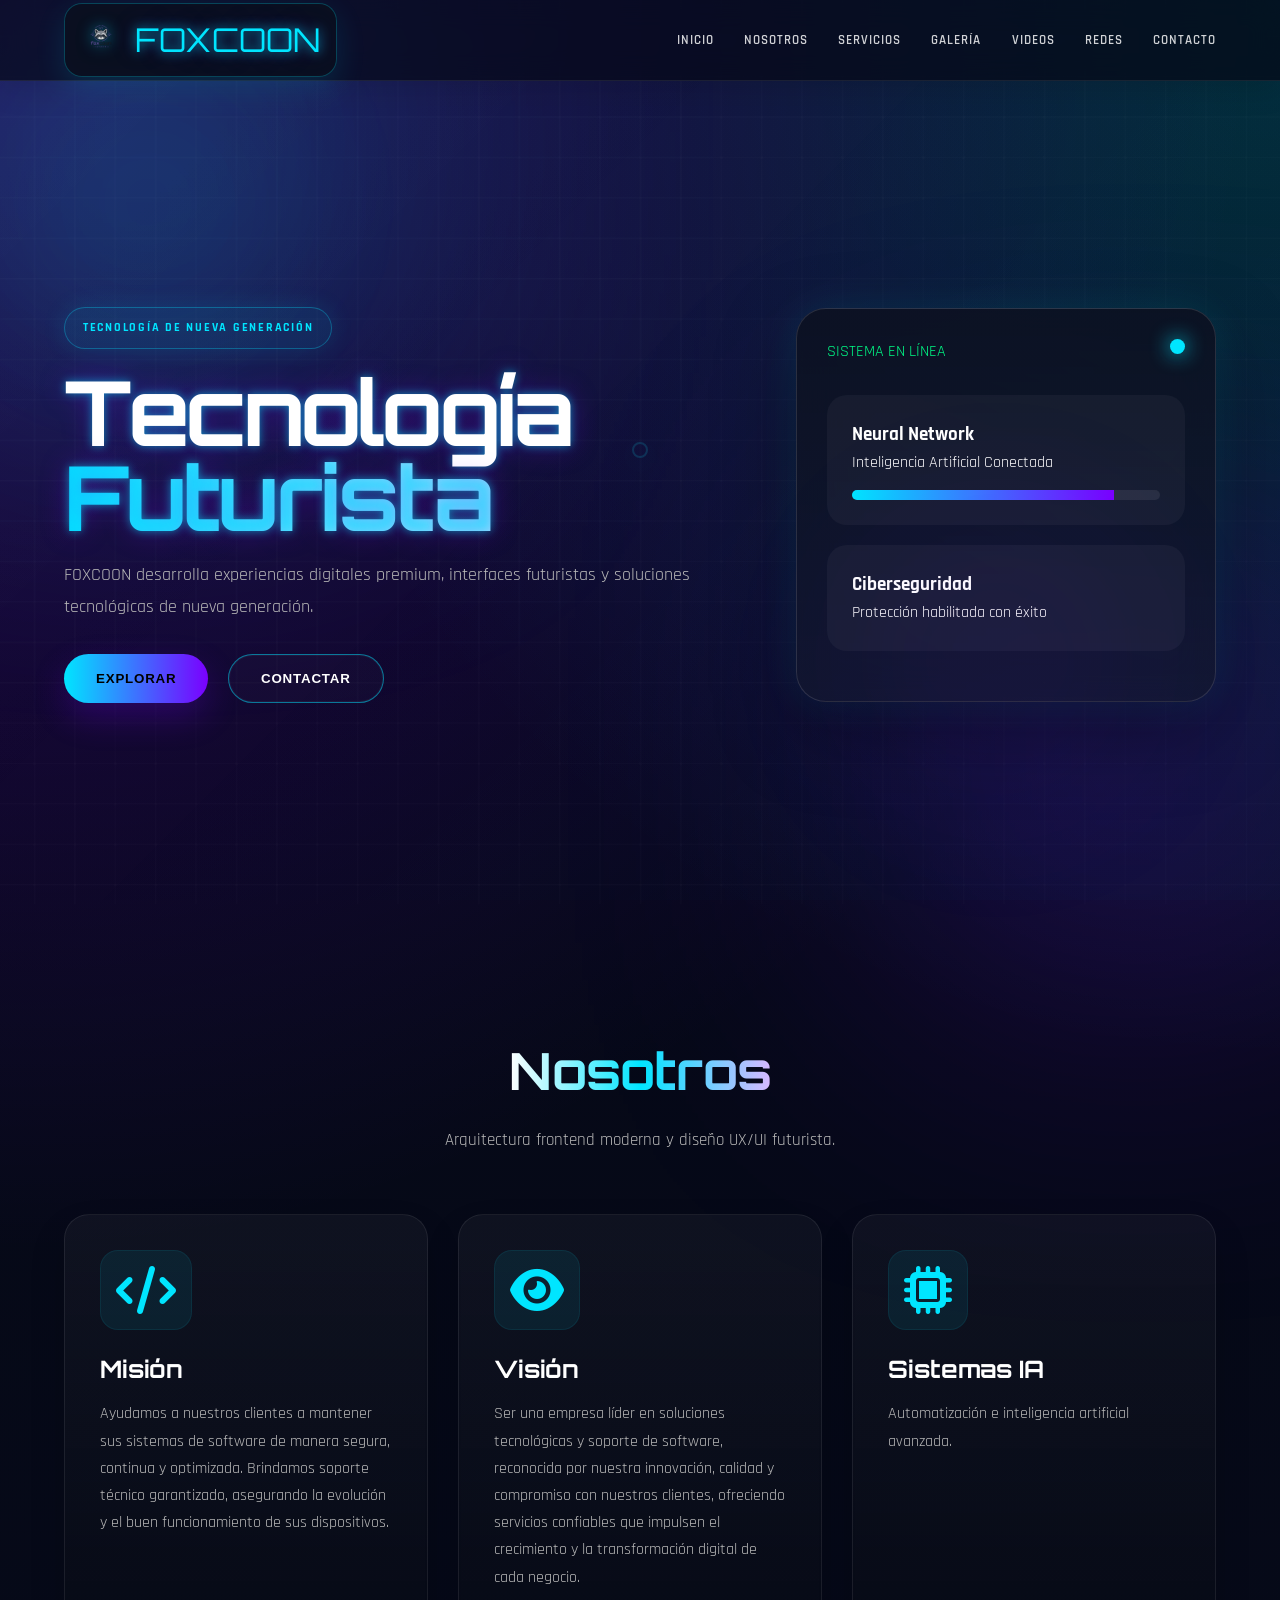
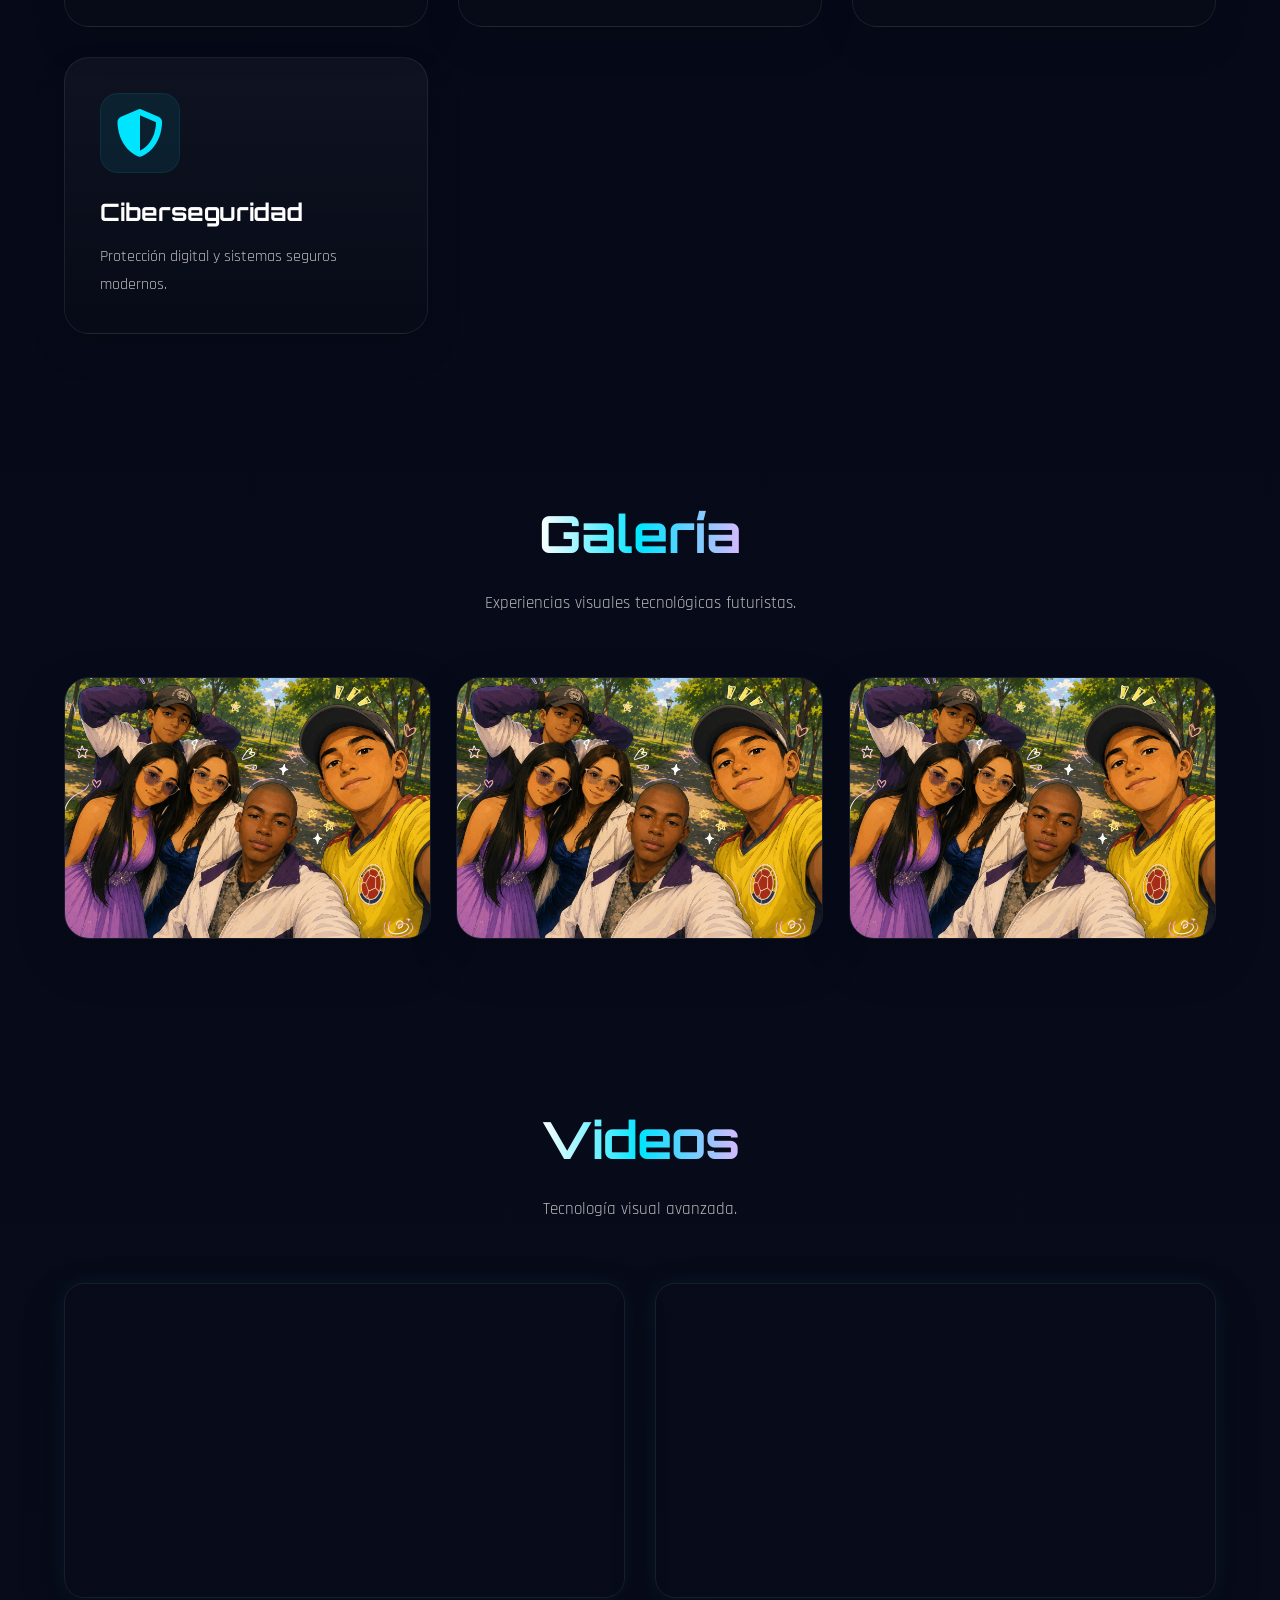
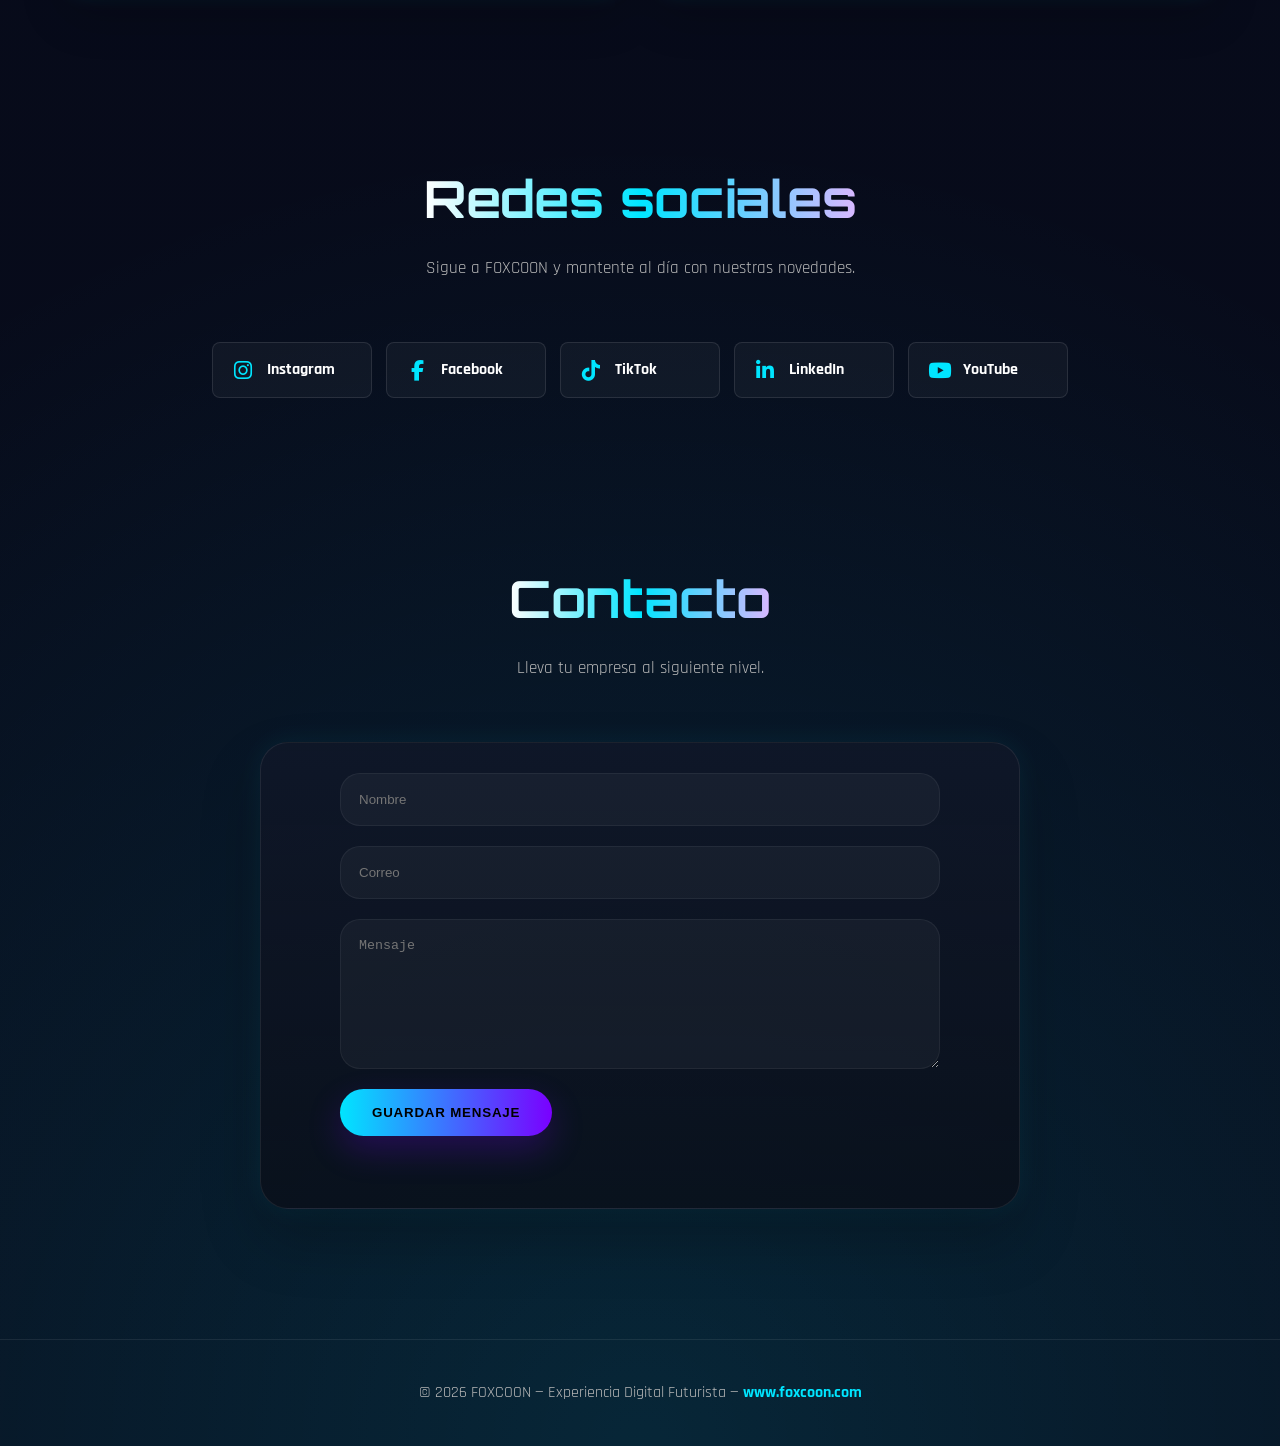
<file: index.html>
<!DOCTYPE html>
<html lang="es">

<head>
  <meta charset="UTF-8">
  <meta name="viewport" content="width=device-width, initial-scale=1.0">
  <meta http-equiv="Content-Security-Policy" content="upgrade-insecure-requests; block-all-mixed-content">
  <meta name="description" content="FOXCOON ofrece tecnología futurista, soluciones digitales, ciberseguridad e inteligencia artificial para empresas y marcas innovadoras.">
  <meta property="og:title" content="FOXCOON | www.foxcoon.com">
  <meta property="og:description" content="Tecnología futurista, diseño premium y soluciones digitales innovadoras.">
  <meta property="og:type" content="website">
  <meta property="og:url" content="https://www.foxcoon.com/">
  <link rel="canonical" href="https://www.foxcoon.com/">

  <title>FOXCOON | www.foxcoon.com</title>

  <!-- CSS -->
  <link rel="stylesheet" href="style.css">
  <link rel="icon" href="logo.png" type="image/png">

  <!-- GOOGLE FONTS -->
  <link rel="preconnect" href="https://fonts.googleapis.com">

  <link rel="preconnect" href="https://fonts.gstatic.com" crossorigin>

  <link href="https://fonts.googleapis.com/css2?family=Orbitron:wght@400;600;700;800&family=Rajdhani:wght@300;400;500;600;700&display=swap" rel="stylesheet">

  <!-- FONT AWESOME -->
  <link rel="stylesheet" href="https://cdnjs.cloudflare.com/ajax/libs/font-awesome/6.5.2/css/all.min.css">

</head>

<body>

  <!-- Logo overlay (appears on top, can be closed) -->
  <div class="logo-overlay" id="logoOverlay">
    <div class="logo-wrap">
      <div class="logo-particles">
        <span class="logo-particle"></span>
        <span class="logo-particle"></span>
        <span class="logo-particle"></span>
        <span class="logo-particle"></span>
        <span class="logo-particle"></span>
      </div>
      <div class="logo-top-row">
        <img src="logo.png" alt="Logo de FOXCOON" class="brand-logo" onerror="this.style.display='none';document.querySelector('.brand-fallback').style.display='block'">
        <button class="overlay-close" id="overlayClose">✕</button>
      </div>
      <div class="brand-fallback" style="display:none">
        <svg width="600" height="160" viewBox="0 0 600 160" xmlns="http://www.w3.org/2000/svg" preserveAspectRatio="xMidYMid meet">
          <defs>
            <linearGradient id="g1" x1="0" x2="1">
              <stop offset="0%" stop-color="#00e5ff"/>
              <stop offset="100%" stop-color="#7a00ff"/>
            </linearGradient>
          </defs>
          <text x="50%" y="50%" dominant-baseline="middle" text-anchor="middle" font-family="Orbitron, Rajdhani, sans-serif" font-size="56" fill="url(#g1)" style="letter-spacing:8px;">
            FOXCOON
          </text>
        </svg>
      </div>
      <h1 class="brand-title">FOXCOON</h1>
    </div>
  </div>

  <!-- GRID FUTURISTA -->
  <div class="grid-bg"></div>

  <!-- HEADER -->
  <header>

    <nav class="navbar" aria-label="Navegación principal">

      <div class="logo">
        <img src="logo.png" alt="Logo de FOXCOON" class="nav-logo" onerror="this.style.display='none'">
        <span>FOXCOON</span>
      </div>

      <button class="menu-toggle" id="menuToggle" type="button" aria-label="Abrir menú" aria-controls="navLinks" aria-expanded="false">
        <span></span>
        <span></span>
        <span></span>
      </button>

      <ul class="nav-links" id="navLinks">

        <li><a href="#inicio"><i class="fa-solid fa-house" aria-hidden="true"></i><span>Inicio</span></a></li>

        <li><a href="#nosotros"><i class="fa-solid fa-users" aria-hidden="true"></i><span>Nosotros</span></a></li>

        <li><a href="#servicios"><i class="fa-solid fa-layer-group" aria-hidden="true"></i><span>Servicios</span></a></li>

        <li><a href="#galeria"><i class="fa-regular fa-images" aria-hidden="true"></i><span>Galería</span></a></li>

        <li><a href="#videos"><i class="fa-solid fa-circle-play" aria-hidden="true"></i><span>Videos</span></a></li>

        <li><a href="#redes"><i class="fa-solid fa-share-nodes" aria-hidden="true"></i><span>Redes</span></a></li>

        <li><a href="#contacto"><i class="fa-regular fa-envelope" aria-hidden="true"></i><span>Contacto</span></a></li>

      </ul>

    </nav>

  </header>

  <!-- HERO -->
  <section class="hero reveal" id="inicio">

    <div class="hero-content">

      <span class="tag">
        TECNOLOGÍA DE NUEVA GENERACIÓN
      </span>

      <h1>
        Tecnología
        <span>Futurista</span>
      </h1>

      <p>
        FOXCOON desarrolla experiencias digitales premium,
        interfaces futuristas y soluciones tecnológicas de nueva generación.
      </p>

      <div class="hero-buttons">

        <button class="btn btn-primary">
          Explorar
        </button>

        <button class="btn btn-outline">
          Contactar
        </button>

      </div>

    </div>

    <!-- CARD FUTURISTA -->
    <div class="hero-card">

      <div class="card-header">

        <span class="status">
          SISTEMA EN LÍNEA
        </span>

        <div class="circle"></div>

      </div>

      <div class="card-box">

        <h3>Neural Network</h3>

        <p>Inteligencia Artificial Conectada</p>

        <div class="progress">
          <span></span>
        </div>

      </div>

      <div class="card-box">

        <h3>Ciberseguridad</h3>

        <p>Protección habilitada con éxito</p>

      </div>

    </div>

  </section>

  <!-- NOSOTROS -->
  <section class="services reveal" id="nosotros">

    <div class="section-title">

      <h2>Nosotros</h2>

      <p>
        Arquitectura frontend moderna y diseño UX/UI futurista.
      </p>

    </div>

    <div class="services-grid">
      <div class="service-card">

        <i class="fa-solid fa-code"></i>

        <h3>Misión</h3>

        <p>
          Ayudamos a nuestros clientes a mantener sus sistemas de software de manera segura, continua y optimizada. Brindamos soporte técnico garantizado, asegurando la evolución y el buen funcionamiento de sus dispositivos.
        </p>

      </div>

      <div class="service-card">

        <i class="fa-solid fa-eye"></i>

        <h3>Visión</h3>

        <p>
          Ser una empresa líder en soluciones tecnológicas y soporte de software, reconocida por nuestra innovación, calidad y compromiso con nuestros clientes, ofreciendo servicios confiables que impulsen el crecimiento y la transformación digital de cada negocio.
        </p>

      </div>

      <div class="service-card">

        <i class="fa-solid fa-microchip"></i>

        <h3>Sistemas IA</h3>

        <p>
          Automatización e inteligencia artificial avanzada.
        </p>

      </div>

      <div class="service-card">

        <i class="fa-solid fa-shield-halved"></i>

        <h3>Ciberseguridad</h3>

        <p>
          Protección digital y sistemas seguros modernos.
        </p>

      </div>

    </div>

  </section>

  <!-- GALERIA -->
  <section class="services reveal" id="galeria">

    <div class="section-title">

      <h2>Galería</h2>

      <p>
        Experiencias visuales tecnológicas futuristas.
      </p>

    </div>

    <div class="gallery-grid">

      <div class="gallery-item">
        <img src="recuerdo.jpeg" alt="Recuerdo de FOXCOON">
      </div>

      <div class="gallery-item">
        <img src="recuerdo.jpeg" alt="Recuerdo de FOXCOON">
      </div>

      <div class="gallery-item">
        <img src="recuerdo.jpeg" alt="Recuerdo de FOXCOON">
      </div>

    </div>

  </section>

  <!-- VIDEOS -->
  <section class="services reveal" id="videos">

    <div class="section-title">

      <h2>Videos</h2>

      <p>
        Tecnología visual avanzada.
      </p>

    </div>

    <div class="video-grid">

      <iframe src="https://www.youtube.com/embed/bmixiVwtDso" allowfullscreen></iframe>

      <iframe src="https://www.youtube.com/embed/XHOmBV4js_E" allowfullscreen></iframe>

    </div>

  </section>

  <!-- REDES SOCIALES -->
  <section class="services reveal" id="redes">

    <div class="section-title">

      <h2>Redes sociales</h2>

      <p>Sigue a FOXCOON y mantente al día con nuestras novedades.</p>

    </div>

    <div class="social-links" aria-label="Redes sociales de FOXCOON">
      <a class="social-link instagram" href="https://www.instagram.com/foxcoon_206/?hl=es" target="_blank" rel="noopener noreferrer" aria-label="FOXCOON en Instagram">
        <i class="fa-brands fa-instagram" aria-hidden="true"></i><span>Instagram</span>
      </a>
      <a class="social-link facebook" href="https://www.facebook.com/profile.php?id=61595196489477&locale=es_LA" target="_blank" rel="noopener noreferrer" aria-label="FOXCOON en Facebook">
        <i class="fa-brands fa-facebook-f" aria-hidden="true"></i><span>Facebook</span>
      </a>
      <a class="social-link tiktok" href="https://www.tiktok.com/@foxcoon" target="_blank" rel="noopener noreferrer" aria-label="FOXCOON en TikTok">
        <i class="fa-brands fa-tiktok" aria-hidden="true"></i><span>TikTok</span>
      </a>
      <a class="social-link linkedin" href="https://www.linkedin.com/company/foxcoon/" target="_blank" rel="noopener noreferrer" aria-label="FOXCOON en LinkedIn">
        <i class="fa-brands fa-linkedin-in" aria-hidden="true"></i><span>LinkedIn</span>
      </a>
      <a class="social-link youtube" href="https://www.youtube.com/@foxcoon" target="_blank" rel="noopener noreferrer" aria-label="FOXCOON en YouTube">
        <i class="fa-brands fa-youtube" aria-hidden="true"></i><span>YouTube</span>
      </a>
    </div>

  </section>

  <!-- CONTACTO -->
  <section class="services reveal" id="contacto">

    <div class="section-title">

      <h2>Contacto</h2>

      <p>
        Lleva tu empresa al siguiente nivel.
      </p>

    </div>

    <div class="contact-container">

      <form class="contact-form">

        <input type="text" name="name" placeholder="Nombre" autocomplete="name" maxlength="120" required>

        <input type="email" name="email" placeholder="Correo" autocomplete="email" maxlength="254" required>

        <textarea name="message" placeholder="Mensaje" maxlength="5000" required></textarea>

        <button class="btn btn-primary">
          Guardar mensaje
        </button>

        <p class="form-status" id="formStatus" role="status" aria-live="polite"></p>

      </form>

    </div>

  </section>

  <!-- FOOTER -->
  <footer>

    <p>
      © 2026 FOXCOON — Experiencia Digital Futurista — <a href="https://www.foxcoon.com" target="_blank" rel="noopener noreferrer">www.foxcoon.com</a>
    </p>

  </footer>

  <script src="app.js"></script>

</body>
</html>
</file>
<file: style.css>
/* =========================
   RESET
========================= */

*{
  margin:0;
  padding:0;
  box-sizing:border-box;
}

:root{
  --primary:#00e5ff;
  --secondary:#7a00ff;
  --dark:#050816;
  --white:#ffffff;
  --gray:#b8b8b8;
}

body{
  font-family:'Rajdhani', sans-serif;
  background:
    radial-gradient(circle at top left, rgba(122,0,255,0.28) 0%, transparent 26%),
    radial-gradient(circle at top right, rgba(0,229,255,0.18) 0%, transparent 22%),
    radial-gradient(circle at bottom center, rgba(0,229,255,0.12) 0%, transparent 28%),
    linear-gradient(180deg, rgba(5,8,22,1) 0%, rgba(8,12,28,1) 100%);
  color:white;
  overflow-x:hidden;
  line-height:1.6;
  animation:auraShift 18s ease-in-out infinite alternate;
}

body::before{
  content:"";
  position:fixed;
  inset:0;
  background:linear-gradient(135deg, rgba(255,255,255,0.02), transparent 40%, rgba(0,229,255,0.02));
  pointer-events:none;
  z-index:-1;
}

@keyframes auraShift {
  0% { filter: saturate(1) brightness(1); }
  50% { filter: saturate(1.2) brightness(1.05); }
  100% { filter: saturate(1.05) brightness(1.1); }
}

/* Smooth scrolling */
html{ scroll-behavior:smooth; }

/* Cursor follower */
.cursor-follower{
  position:fixed;
  left:0; top:0;
  width:16px; height:16px;
  border-radius:50%;
  pointer-events:none;
  background:transparent;
  border:2px solid rgba(0,229,255,0.85);
  box-shadow:0 6px 20px rgba(0,229,255,0.04), 0 0 12px rgba(122,0,255,0.04) inset;
  transform:translate3d(-50%,-50%,0) scale(1);
  transition:transform .18s ease, width .22s ease, height .22s ease, border-color .22s ease, opacity .35s ease;
  z-index:100000;
  mix-blend-mode:screen;
  opacity:0.18;
}

/* Larger cursor over interactive elements */
.cursor-large{ width:40px !important; height:40px !important; border-width:3px !important; opacity:0.98 !important; }

/* Parallax helper: grid-bg smoother */
.grid-bg{ transition:transform 1s cubic-bezier(.2,.9,.2,1); will-change:transform; }

/* Hero elements subtle transitions for parallax */
.hero-content, .hero-card{ transition:transform .9s cubic-bezier(.2,.9,.2,1); will-change:transform; }

/* service-card will subtly tilt on pointer for futuristic feel */
.service-card{ will-change:transform; transform-style:preserve-3d; }

.btn, .gallery-item, .service-card, .contact-container{ will-change:transform; }

/* =========================
   GRID BACKGROUND
========================= */

.grid-bg{
  position:fixed;
  inset:0;

  background-image:
  linear-gradient(rgba(255,255,255,0.03) 1px, transparent 1px),
  linear-gradient(90deg, rgba(255,255,255,0.03) 1px, transparent 1px);

  background-size:40px 40px;

  z-index:-2;
}

.grid-bg::before{
  content:'';

  position:absolute;

  width:500px;
  height:500px;

  background:var(--primary);

  filter:blur(140px);

  opacity:.2;

  top:-100px;
  left:-100px;
}

.grid-bg::after{
  content:'';

  position:absolute;

  width:500px;
  height:500px;

  background:var(--secondary);

  filter:blur(140px);

  opacity:.2;

  bottom:-100px;
  right:-100px;
}

/* =========================
   NAVBAR
========================= */

header{
  position:fixed;

  width:100%;

  top:0;

  z-index:999;

  backdrop-filter:blur(14px);

  background:rgba(5,8,22,0.72);

  border-bottom:1px solid rgba(255,255,255,0.08);
  box-shadow:0 8px 30px rgba(0,0,0,0.12);
}

.navbar{
  width:min(1200px, 90%);

  min-height:80px;

  margin:auto;

  display:flex;

  justify-content:space-between;

  align-items:center;
}

.logo{
  display:flex;
  align-items:center;
  gap:14px;
  font-size:2.05rem;
  font-family:'Orbitron', sans-serif;
  color:var(--primary);
  text-shadow:
    0 0 12px rgba(0,229,255,0.8),
    0 0 26px rgba(122,0,255,0.35);
  padding:10px 16px;
  border:1px solid rgba(0,229,255,0.25);
  border-radius:18px;
  backdrop-filter:blur(14px);
  background:rgba(12,17,33,0.8);
  box-shadow:0 10px 30px rgba(0,229,255,0.12);
}

.nav-logo{
  width:40px;
  height:40px;
  object-fit:contain;
  filter:drop-shadow(0 0 8px rgba(0,229,255,0.65));
}

.nav-links{
  display:flex;

  gap:30px;

  list-style:none;
}

.menu-toggle{
  display:none;
  width:48px;
  height:48px;
  border:1px solid rgba(0,229,255,0.28);
  border-radius:14px;
  background:rgba(12,17,33,0.7);
  cursor:pointer;
  padding:10px 8px;
  align-items:center;
  justify-content:center;
  flex-direction:column;
  gap:5px;
  box-shadow:0 10px 24px rgba(0,229,255,0.08);
}

.menu-toggle span{
  display:block;
  width:22px;
  height:2px;
  border-radius:2px;
  background:#fff;
  transition:transform .25s ease, opacity .25s ease;
}

.menu-toggle.is-open span:nth-child(1){
  transform:translateY(7px) rotate(45deg);
}

.menu-toggle.is-open span:nth-child(2){
  opacity:0;
}

.menu-toggle.is-open span:nth-child(3){
  transform:translateY(-7px) rotate(-45deg);
}

.nav-links a{
  text-decoration:none;

  color:rgba(255,255,255,0.82);
  letter-spacing:0.08em;
  text-transform:uppercase;
  font-size:0.8rem;
  font-weight:600;
  transition:.3s;
  position:relative;
}

.nav-links a i{
  display:none;
}

.nav-links a::after{
  content:"";
  position:absolute;
  left:0;
  bottom:-8px;
  width:100%;
  height:2px;
  background:linear-gradient(90deg, var(--primary), var(--secondary));
  transform:scaleX(0);
  transform-origin:left;
  transition:transform .3s ease;
}

.nav-links a:hover{
  color:var(--primary);
}

.nav-links a:hover::after{
  transform:scaleX(1);
}

/* =========================
   HERO
========================= */

.hero{
  min-height:100vh;

  width:min(1200px, 90%);

  margin:auto;

  display:flex;

  align-items:center;

  justify-content:space-between;

  gap:60px;
  padding-top:110px;
  position:relative;
}

.hero::before,
.hero::after{
  content:"";
  position:absolute;
  border-radius:50%;
  filter:blur(90px);
  pointer-events:none;
  opacity:0.42;
  animation:floatGlow 9s ease-in-out infinite alternate;
}

.hero::before{
  width:260px;
  height:260px;
  background:rgba(0,229,255,0.18);
  top:8%;
  left:-4%;
}

.hero::after{
  width:300px;
  height:300px;
  background:rgba(122,0,255,0.14);
  right:6%;
  bottom:10%;
  animation-delay:1.5s;
}

.hero-content{
  flex:1;
  position:relative;
}

.tag{
  display:inline-block;

  padding:10px 18px;

  border-radius:50px;

  border:1px solid rgba(0,229,255,.3);
  background:rgba(0,229,255,0.07);
  box-shadow:0 0 24px rgba(0,229,255,0.12);

  margin-bottom:20px;

  color:var(--primary);
  letter-spacing:.14em;
  font-size:0.78rem;
  font-weight:700;
}

.hero-content h1{
  font-size:clamp(3rem, 7vw, 6rem);

  font-family:'Orbitron', sans-serif;

  margin-bottom:20px;

  line-height:0.95;
  letter-spacing:-0.04em;
  text-shadow:
  0 0 10px rgba(0,229,255,0.55),
  0 0 28px rgba(122,0,255,0.35);
}

.hero-content h1 span{
  display:block;
  background:linear-gradient(90deg, var(--primary), #8aeaff, #d9c9ff);
  -webkit-background-clip:text;
  background-clip:text;
  color:transparent;
}

.hero-content p{
  color:var(--gray);

  line-height:1.8;

  max-width:650px;

  margin-bottom:30px;
  font-size:1.12rem;
}

/* =========================
   BUTTONS
========================= */

.hero-buttons{
  display:flex;

  gap:20px;
}

.btn{
  padding:16px 32px;

  border:none;

  border-radius:50px;

  cursor:pointer;

  transition:.28s ease;

  font-weight:700;
  letter-spacing:0.06em;
  text-transform:uppercase;
  position:relative;
  overflow:hidden;
  z-index:1;
  animation:buttonPulse 3.8s ease-in-out infinite;
}

.btn:nth-child(2){ animation-delay:0.5s; }

.btn::before{
  content:"";
  position:absolute;
  inset:0;
  background:rgba(255,255,255,0.14);
  transform:translateX(-120%);
  transition:transform .35s ease;
  z-index:-1;
}

.btn:hover::before{
  transform:translateX(0);
}

.btn-primary{
  background:
  linear-gradient(90deg,var(--primary),var(--secondary));

  color:#000;
  box-shadow:0 14px 34px rgba(122,0,255,0.24);
}

.btn-outline{
  background:rgba(255,255,255,0.02);

  border:1px solid rgba(0,229,255,.5);

  color:white;
  box-shadow:inset 0 0 0 1px rgba(255,255,255,0.04);
}

.btn:hover{
  transform:translateY(-3px) scale(1.02);

  box-shadow:0 0 25px rgba(0,229,255,.35);
}

/* =========================
   HERO CARD
========================= */

.hero-card{
  width:min(420px, 100%);

  background:linear-gradient(180deg, rgba(12,17,33,0.9), rgba(18,25,44,0.7));

  border:1px solid rgba(255,255,255,0.12);

  border-radius:30px;

  padding:30px;

  backdrop-filter:blur(20px);
  box-shadow:0 30px 80px rgba(0,0,0,0.35), 0 0 40px rgba(0,229,255,.12);
}

.card-header{
  display:flex;

  justify-content:space-between;

  margin-bottom:30px;
}

.status{
  color:#00ff88;
}

.circle{
  width:15px;
  height:15px;

  border-radius:50%;

  background:var(--primary);

  box-shadow:0 0 20px var(--primary);
}

.card-box{
  background:rgba(255,255,255,.04);

  border-radius:20px;

  padding:25px;

  margin-bottom:20px;
}

.progress{
  width:100%;

  height:10px;

  border-radius:20px;

  background:rgba(255,255,255,.08);

  overflow:hidden;

  margin-top:15px;
}

.progress span{
  display:block;

  width:0%;

  height:100%;

  background:
  linear-gradient(90deg,var(--primary),var(--secondary));

  transition:width 0.35s linear;
}

/* =========================
   SERVICES
========================= */

.services{
  width:min(1200px, 90%);

  margin:100px auto;
  padding:30px 0;
}

.section-title{
  text-align:center;

  margin-bottom:60px;
}

.section-title h2{
  font-size:clamp(2.2rem, 4vw, 3.4rem);

  font-family:'Orbitron', sans-serif;
  background:linear-gradient(90deg, #fff, var(--primary), #d9b8ff);
  -webkit-background-clip:text;
  background-clip:text;
  color:transparent;
  display:inline-block;
}

.section-title p{
  color:var(--gray);

  margin-top:15px;
  font-size:1.05rem;
}

.services-grid{
  display:grid;

  grid-template-columns:
  repeat(auto-fit,minmax(280px,1fr));

  gap:30px;
}

.service-card{
  background:linear-gradient(180deg, rgba(255,255,255,0.04), rgba(8,12,22,0.56));

  border:1px solid rgba(255,255,255,.08);

  border-radius:25px;

  padding:35px;

  transition:.35s ease;
  box-shadow:0 18px 36px rgba(0,0,0,0.14);
  animation:cardFloat 8s ease-in-out infinite alternate;
}

.service-card:nth-child(2){ animation-delay:.7s; }
.service-card:nth-child(3){ animation-delay:1.1s; }
.service-card:nth-child(4){ animation-delay:1.5s; }

.service-card:hover{
  transform:translateY(-10px);

  box-shadow:0 22px 55px rgba(0,229,255,.12), 0 0 30px rgba(122,0,255,.1);
  border-color:rgba(0,229,255,.24);
}


.service-card i{
  font-size:3rem;

  color:var(--primary);

  margin-bottom:20px;
  display:inline-flex;
  padding:16px;
  border-radius:18px;
  background:rgba(0,229,255,0.08);
  box-shadow:inset 0 0 0 1px rgba(0,229,255,0.08);
}

.service-card h3{
  margin-bottom:12px;
  font-size:1.5rem;
  font-family:'Orbitron', sans-serif;
}

.service-card p{
  color:var(--gray);

  line-height:1.7;
}

/* =========================
   GALLERY
========================= */

.gallery-grid{
  display:grid;

  grid-template-columns:
  repeat(auto-fit,minmax(280px,1fr));

  gap:25px;
}

.gallery-item{
  overflow:hidden;

  border-radius:25px;
  border:1px solid rgba(255,255,255,0.08);
  box-shadow:0 20px 50px rgba(0,0,0,0.18);
  position:relative;
  animation:cardFloat 9s ease-in-out infinite alternate;
}

.gallery-item::before{
  content:"";
  position:absolute;
  inset:-30% 0 auto -30%;
  height:120%;
  width:45%;
  background:linear-gradient(90deg, transparent, rgba(255,255,255,0.18), transparent);
  transform:translateX(-120%) rotate(18deg);
  animation:shimmer 5.5s ease-in-out infinite;
}

.gallery-item img{
  width:100%;

  display:block;

  height:260px;

  object-fit:cover;

  transition:transform .5s ease, filter .5s ease;
}

.gallery-item:hover img{
  transform:scale(1.08);
  filter:saturate(1.1) contrast(1.04);
}

/* =========================
   VIDEOS
========================= */

.video-grid{
  display:grid;

  grid-template-columns:
  repeat(auto-fit,minmax(320px,1fr));

  gap:30px;
}

.video-grid iframe{
  width:100%;

  aspect-ratio:16/9;

  height:auto;

  border:none;

  border-radius:20px;
  border:1px solid rgba(255,255,255,.08);
  box-shadow:0 18px 46px rgba(0,0,0,0.2), 0 0 20px rgba(0,229,255,0.08);
}

/* =========================
   SOCIAL LINKS
========================= */

.social-links{
  display:flex;
  flex-wrap:wrap;
  justify-content:center;
  gap:14px;
}

.social-link{
  display:flex;
  align-items:center;
  gap:12px;
  min-height:56px;
  min-width:160px;
  padding:12px 18px;
  border:1px solid rgba(255,255,255,0.1);
  border-radius:8px;
  background:rgba(255,255,255,0.04);
  color:#fff;
  text-decoration:none;
  font-weight:700;
  transition:transform .2s ease, border-color .2s ease, background .2s ease;
}

.social-link i{
  width:24px;
  text-align:center;
  font-size:1.3rem;
  color:var(--primary);
}

.social-link:hover,
.social-link:focus-visible{
  transform:translateY(-3px);
  border-color:rgba(0,229,255,0.42);
  background:rgba(0,229,255,0.08);
  outline:none;
}

/* =========================
   CONTACT
========================= */

.contact-container{
  max-width:760px;
  margin:0 auto;
  padding:30px;
  border-radius:28px;
  border:1px solid rgba(255,255,255,0.08);
  background:linear-gradient(180deg, rgba(16,23,40,0.9), rgba(10,14,24,0.78));
  box-shadow:0 30px 60px rgba(0,0,0,0.22), 0 0 28px rgba(0,229,255,0.08);
  animation:panelFloat 10s ease-in-out infinite alternate;
}

.contact-form{
  display:flex;

  flex-direction:column;

  gap:20px;

  max-width:600px;

  margin:auto;
}

.contact-form input,
.contact-form textarea{
  padding:18px;

  border:1px solid rgba(255,255,255,0.06);

  border-radius:20px;

  background:rgba(255,255,255,.04);

  color:white;
  transition:border-color .2s ease, box-shadow .2s ease, transform .2s ease;
}

.contact-form input:focus,
.contact-form textarea:focus{
  outline:none;
  border-color:rgba(0,229,255,.5);
  box-shadow:0 0 0 4px rgba(0,229,255,0.12);
  transform:translateY(-1px);
}

.contact-form textarea{
  min-height:150px;
}

.form-status{
  min-height:1.5em;
  color:#bffcff;
  font-size:0.92rem;
}

.form-status.is-error{
  color:#ffb4b4;
}

.contact-form .btn{
  align-self:flex-start;
}

/* =========================
   RESPONSIVE
========================= */

@media (max-width: 950px){

  .hero{
    flex-direction:column;
    align-items:flex-start;
    gap:30px;
    padding-top:120px;
    text-align:left;
  }

  .hero-content{
    width:100%;
  }

  .hero-content h1{
    font-size:3rem;
  }

  .hero-buttons{
    justify-content:flex-start;
  }

  .hero-card{
    width:100%;
    max-width:420px;
  }

  .navbar{
    flex-wrap:wrap;
    gap:12px;
    padding:12px 0;
    height:auto;
  }

  .nav-links{
    display:flex;
    gap:12px 18px;
    flex-wrap:wrap;
    justify-content:flex-start;
    font-size:0.95rem;
  }

  .video-grid iframe{
    height:200px;
  }

}

@media (max-width: 700px){

  .navbar{
    align-items:center;
    padding:12px 0 6px;
    position:relative;
  }

  .logo{
    font-size:1.4rem;
    width:auto;
    justify-content:center;
    flex:1;
  }

  .menu-toggle{
    display:flex;
  }

  .nav-links{
    position:absolute;
    top:calc(100% + 10px);
    left:0;
    right:0;
    display:flex;
    flex-direction:column;
    gap:6px;
    background:rgba(10,14,24,0.97);
    border:1px solid rgba(0,229,255,0.16);
    border-radius:18px;
    padding:10px;
    box-shadow:0 24px 50px rgba(0,0,0,0.38), 0 0 28px rgba(0,229,255,0.08);
    z-index:10;
    max-height:min(70vh, 440px);
    overflow-y:auto;
    opacity:0;
    visibility:hidden;
    pointer-events:none;
    transform:translateY(-8px) scale(0.98);
    transform-origin:top right;
    transition:opacity .2s ease, transform .2s ease, visibility .2s ease;
  }

  .nav-links.is-open{
    opacity:1;
    visibility:visible;
    pointer-events:auto;
    transform:translateY(0) scale(1);
  }

  .nav-links a{
    width:100%;
    min-height:48px;
    display:flex;
    align-items:center;
    gap:14px;
    padding:10px 14px;
    border-radius:12px;
    color:rgba(255,255,255,0.88);
    font-size:0.9rem;
    letter-spacing:0.06em;
    transition:background .18s ease, color .18s ease, transform .18s ease;
  }

  .nav-links a:active{
    transform:scale(0.98);
  }

  .nav-links a:hover,
  .nav-links a:focus-visible{
    color:var(--primary);
    background:rgba(0,229,255,0.08);
    outline:none;
  }

  .nav-links a i{
    display:inline-flex;
    width:22px;
    justify-content:center;
    color:var(--primary);
    font-size:1rem;
  }

  .nav-links a::after{
    display:none;
  }

  .hero{
    align-items:center;
    text-align:center;
    padding-top:150px;
  }

  .hero-content h1{
    font-size:2.5rem;
  }

  .hero-content p{
    max-width:100%;
    font-size:1rem;
  }

  .hero-buttons{
    justify-content:center;
    width:100%;
    flex-direction:column;
  }

  .btn{
    width:100%;
    justify-content:center;
  }

  .gallery-item img{
    height:180px;
  }

  .service-card{
    padding:20px;
  }

  .contact-container{
    padding:18px 14px;
  }

  .contact-form .btn{
    width:100%;
    align-self:stretch;
  }

}

@media (max-width: 480px){
  body{
    font-size:15px;
  }

  header{
    background:rgba(5,8,22,0.88);
  }

  .navbar{
    width:92%;
  }

  .nav-links a{
    letter-spacing:0.05em;
    font-size:0.68rem;
  }

  .hero,
  .services{
    width:92%;
  }

  .hero-content h1{
    font-size:2.15rem;
  }

  .tag{
    font-size:0.68rem;
    letter-spacing:0.08em;
    padding:8px 12px;
  }

  .hero-card,
  .service-card,
  .contact-container{
    border-radius:20px;
  }

  .card-box,
  .service-card,
  .contact-container{
    padding:18px 16px;
  }

  .section-title h2{
    font-size:2rem;
  }

  .section-title p{
    font-size:0.95rem;
  }

  .gallery-grid,
  .video-grid,
  .services-grid,
  .social-links{
    gap:18px;
  }

  .social-link{
    flex:1 1 calc(50% - 9px);
    min-width:0;
    justify-content:center;
    padding:12px 10px;
  }

  footer{
    padding:26px 18px;
    font-size:0.9rem;
  }

  .logo-wrap{
    padding:26px 18px;
  }

  .brand-logo{
    width:220px;
  }

  .brand-title{
    font-size:2.1rem;
    letter-spacing:3px;
  }
}

@keyframes floatGlow {
  0% { transform: translate3d(0, 0, 0) scale(0.96); }
  100% { transform: translate3d(18px, -20px, 0) scale(1.08); }
}

@keyframes buttonPulse {
  0%, 100% { transform: translateY(0); }
  50% { transform: translateY(-2px); }
}

@keyframes cardFloat {
  0% { transform: translateY(0) rotateX(0deg) rotateY(0deg); }
  50% { transform: translateY(-6px) rotateX(1deg) rotateY(-1deg); }
  100% { transform: translateY(0) rotateX(0deg) rotateY(1deg); }
}

@keyframes shimmer {
  0% { transform: translateX(-120%) rotate(18deg); opacity: 0; }
  15% { opacity: 1; }
  50% { opacity: 1; }
  100% { transform: translateX(170%) rotate(18deg); opacity: 0; }
}

@keyframes panelFloat {
  0% { transform: translateY(0); box-shadow:0 30px 60px rgba(0,0,0,0.22), 0 0 28px rgba(0,229,255,0.08); }
  100% { transform: translateY(-6px); box-shadow:0 34px 72px rgba(0,0,0,0.28), 0 0 40px rgba(0,229,255,0.12); }
}

@media (prefers-reduced-motion: reduce) {
  html { scroll-behavior: auto; }
  *, *::before, *::after {
    animation-duration: 0.01ms !important;
    animation-iteration-count: 1 !important;
    transition-duration: 0.01ms !important;
  }
}

@media (max-width: 600px){
  .brand-logo{ width:220px; }
  .brand-title{ font-size:2.2rem; letter-spacing:3px; }
}

/* ========================= */

/* =========================
   LOGO-LANDING
========================= */


.logo-overlay{
  position:fixed;
  inset:0;
  display:flex;
  align-items:center;
  justify-content:center;
  background: radial-gradient(ellipse at center, rgba(122,0,255,0.12) 0%, rgba(0,229,255,0.03) 40%, rgba(5,8,22,0.98) 100%);
  z-index:10000;
  opacity:0;
  transform:scale(0.98) translateY(6px);
  transition:opacity 1.2s cubic-bezier(.2,.9,.2,1), transform 1.2s cubic-bezier(.2,.9,.2,1);
}

.logo-overlay.show{ opacity:1; transform:scale(1) translateY(0); }

.logo-wrap{
  position:relative;
  display:flex;
  flex-direction:column;
  align-items:center;
  text-align:center;
  padding:40px;
  border-radius:18px;
  overflow:hidden;
}

.logo-top-row{
  display:flex;
  align-items:center;
  justify-content:center;
  gap:18px;
  width:100%;
  flex-wrap:wrap;
  margin-bottom:22px;
}

.logo-particles{
  position:absolute;
  inset:0;
  pointer-events:none;
}

.logo-particle{
  position:absolute;
  width:12px;
  height:12px;
  border-radius:50%;
  background:rgba(0,229,255,0.45);
  box-shadow:0 0 18px rgba(0,229,255,0.45), 0 0 30px rgba(122,0,255,0.18);
  opacity:0.8;
  animation:particleFloat 3.8s ease-in-out infinite;
}

.logo-particle:nth-child(1){ left:12%; top:20%; animation-delay:-0.4s; transform:scale(.85); }
.logo-particle:nth-child(2){ left:78%; top:14%; animation-delay:-1.1s; transform:scale(1.1); }
.logo-particle:nth-child(3){ left:38%; top:68%; animation-delay:-1.9s; transform:scale(.7); }
.logo-particle:nth-child(4){ left:60%; top:44%; animation-delay:-0.7s; transform:scale(.95); }
.logo-particle:nth-child(5){ left:24%; top:52%; animation-delay:-1.4s; transform:scale(.6); }

@keyframes particleFloat{
  0%,100%{ transform: translateY(0) scale(var(--scale,1)); opacity:.82; }
  50%{ transform: translateY(-22px) scale(calc(var(--scale,1) * 1.08)); opacity:.95; }
}

.reveal{
  opacity:0;
  transform:translateY(28px);
  transition: opacity .9s ease, transform .9s ease;
}

.reveal.show{
  opacity:1;
  transform:translateY(0);
}

.brand-logo{
  width:360px;
  max-width:48vw;
  height:auto;
  display:block;
  margin:0 auto 24px;
  background:transparent;
  filter: drop-shadow(0 30px 40px rgba(0,0,0,0.6)) drop-shadow(0 0 30px rgba(0,229,255,0.12)) brightness(1.05) saturate(1.2);
  transition:transform 1s ease, filter .4s ease, opacity 1s ease;
  opacity:0;
  transform:translateY(10px) scale(.98);
  mix-blend-mode:normal;
}

.brand-logo:hover{ transform:translateY(-6px) scale(1.02); }

/* show logo when overlay is visible */
.logo-overlay.show .brand-logo{
  opacity:1;
  transform:translateY(0) scale(1);
}

.brand-title{
  font-family:'Orbitron', sans-serif;
  font-size:3.8rem;
  letter-spacing:6px;
  color:var(--white);
  text-shadow: 0 0 18px rgba(0,229,255,0.12), 0 0 40px rgba(122,0,255,0.08);
  margin:0;
}

.brand-fallback{
  width:360px;
  max-width:48vw;
  margin:0 auto 18px;
  display:block;
}

.brand-fallback svg{ display:block; width:100%; height:auto; filter: drop-shadow(0 30px 40px rgba(0,0,0,0.6)); }

.overlay-close{
  position:relative;
  background: rgba(0,229,255,0.15);
  border: 1px solid rgba(0,229,255,0.35);
  color: var(--white);
  width:46px;
  height:46px;
  border-radius:16px;
  cursor:pointer;
  font-weight:700;
  font-size:1.35rem;
  line-height:1;
  display:flex;
  align-items:center;
  justify-content:center;
  box-shadow: 0 10px 24px rgba(122,0,255,0.14), 0 0 18px rgba(0,0,0,0.12);
  transition:transform .18s ease, box-shadow .18s ease, opacity .2s ease, background .2s ease;
}

.overlay-close:hover{
  transform:translateY(-3px);
  box-shadow: 0 16px 34px rgba(122,0,255,0.18);
  background: rgba(0,229,255,0.26);
}

.overlay-close:hover{ transform:translateY(-3px); box-shadow: 0 18px 40px rgba(122,0,255,0.18); }

/* subtle pulse for logo */
.logo-wrap{ animation:neonPulse 3.6s ease-in-out infinite alternate; }
@keyframes neonPulse{
  from{ box-shadow:0 30px 40px rgba(0,0,0,0.6); }
  to{ box-shadow:0 48px 120px rgba(122,0,255,0.12); transform:translateY(-3px); }
}

@media (max-width: 600px){
  .brand-logo{ width:220px; }
  .brand-title{ font-size:2.2rem; letter-spacing:3px; }
}

/* Helpful note for user: to remove white background, use a transparent PNG */
/* ========================= */

/* =========================
  FOOTER
========================= */

footer{
  padding:40px;

  text-align:center;

  color:var(--gray);

  border-top:1px solid rgba(255,255,255,.08);
}

footer a{
  color:var(--primary);
  text-decoration:none;
  font-weight:700;
  transition:color .3s ease, text-shadow .3s ease;
}

footer a:hover{
  color:#6ff5ff;
  text-shadow:0 0 10px rgba(0,229,255,0.35);
}
</file>
